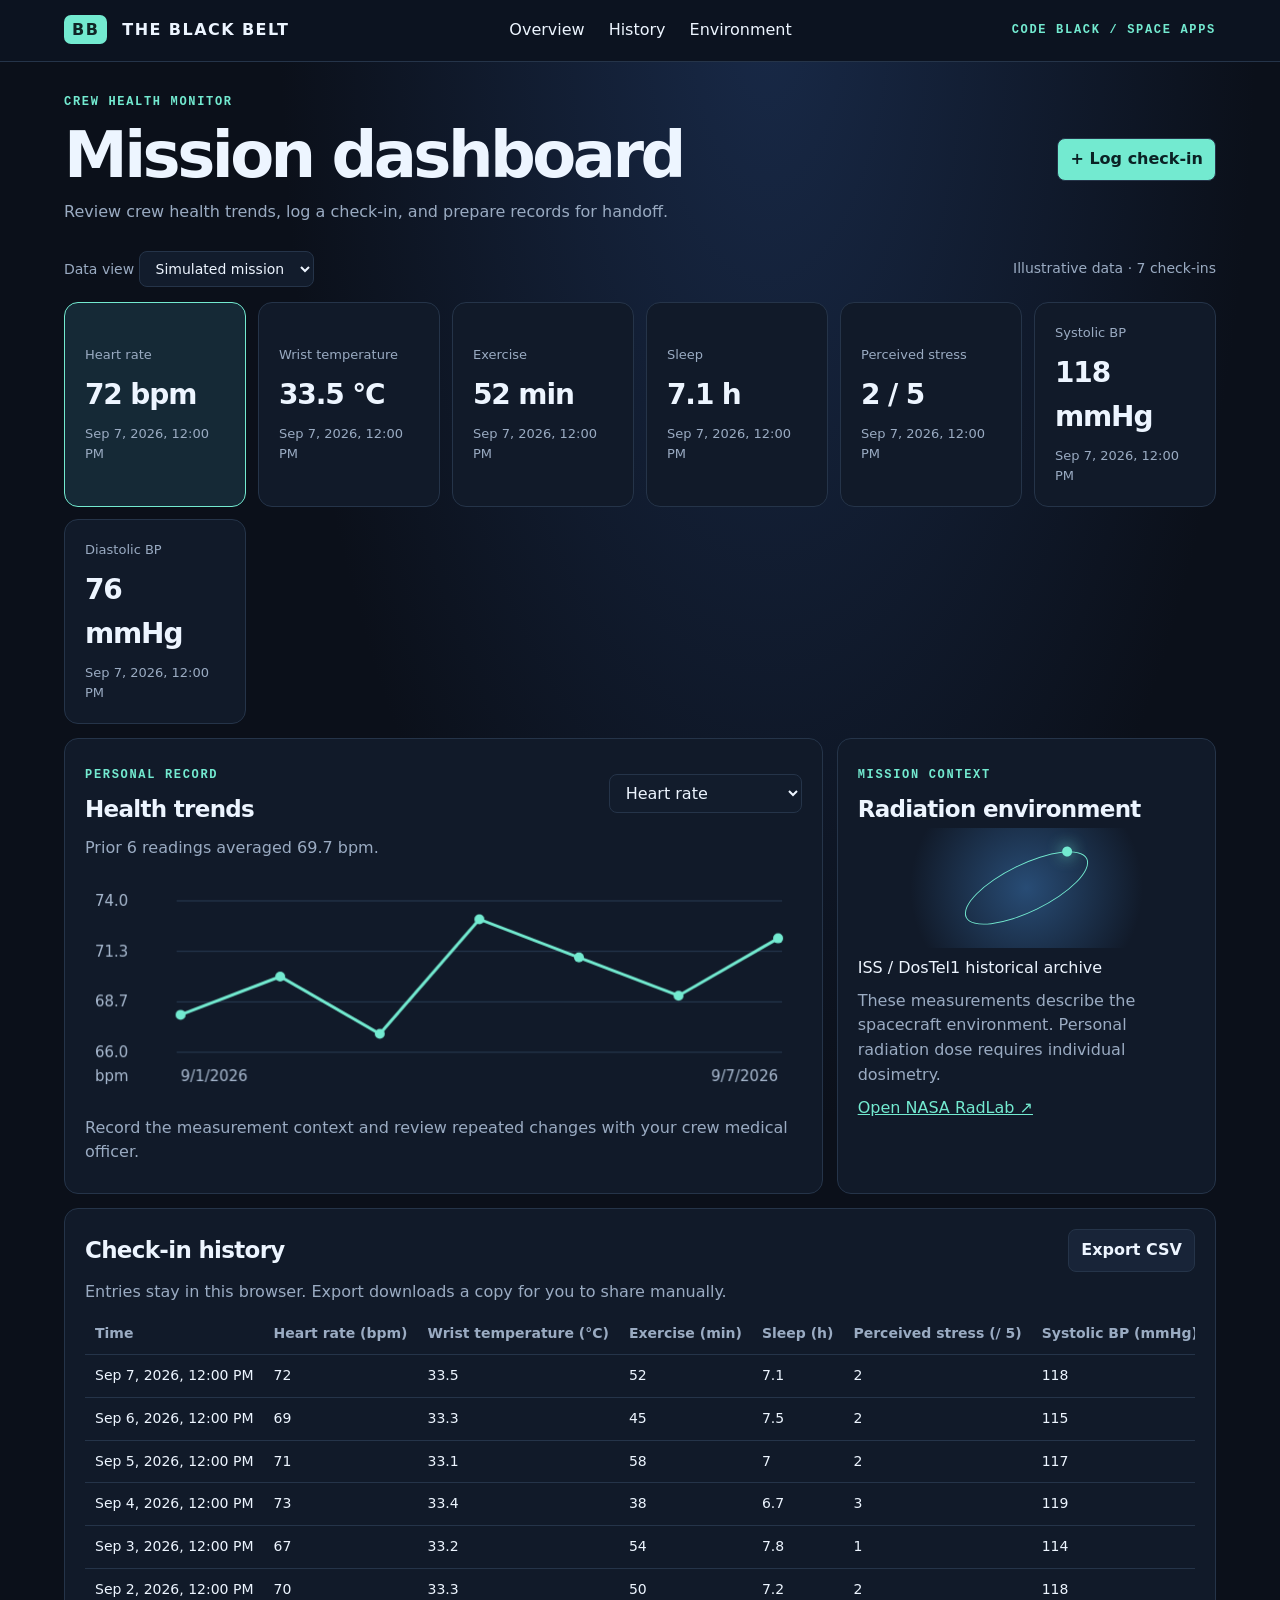
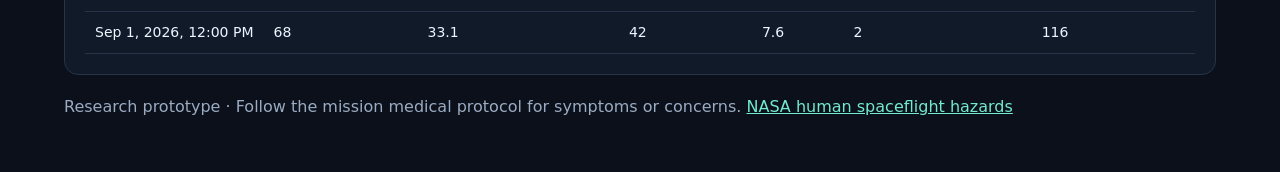
<file: index.html>
<!doctype html>
<html lang="en">
  <head>
    <meta charset="utf-8">
    <meta name="viewport" content="width=device-width, initial-scale=1">
    <title>The Black Belt · Crew Health</title>
    <link rel="stylesheet" href="style.css">
    <script defer src="app.js"></script>
  </head>

  <body>
    <header>
      <a class="brand" href="#overview"><span>BB</span> THE BLACK BELT</a>

      <nav aria-label="Dashboard">
        <a href="#overview">Overview</a>
        <a href="#history">History</a>
        <a href="#environment">Environment</a>
      </nav>

      <small>CODE BLACK / SPACE APPS</small>
    </header>

    <main id="overview">
      <section class="hero">
        <div>
          <p class="eyebrow">CREW HEALTH MONITOR</p>
          <h1>Mission dashboard</h1>
          <p>Review crew health trends, log a check-in, and prepare records for handoff.</p>
        </div>
        <button id="open">+ Log check-in</button>
      </section>

      <div class="toolbar">
        <div>
          <label for="mode">Data view</label>
          <select id="mode">
            <option value="demo">Simulated mission</option>
            <option value="local">My check-ins</option>
          </select>
        </div>
        <span id="status" role="status"></span>
      </div>

      <section class="cards" id="cards" aria-label="Latest health indicators"></section>

      <div class="panels">
        <section class="panel" id="trends">
          <div class="section-head">
            <div>
              <p class="eyebrow">PERSONAL RECORD</p>
              <h2>Health trends</h2>
            </div>
            <select id="metric" aria-label="Trend metric"></select>
          </div>

          <p id="baseline"></p>
          <canvas
            id="chart"
            width="720"
            height="240"
            role="img"
            aria-label="Health trends. Exact values are in the history table."
          ></canvas>
          <p id="guidance"></p>
        </section>

        <section class="panel" id="environment">
          <p class="eyebrow">MISSION CONTEXT</p>
          <h2>Radiation environment</h2>

          <div class="orbit" aria-hidden="true"><i></i></div>

          <p>ISS / DosTel1 historical archive</p>
          <p class="muted">
            These measurements describe the spacecraft environment.
            Personal radiation dose requires individual dosimetry.
          </p>
          <a
            href="https://visualization.osdr.nasa.gov/radlab/gui/data-overview/"
            target="_blank"
            rel="noopener"
          >Open NASA RadLab ↗</a>
        </section>
      </div>

      <section id="history" class="panel">
        <div class="section-head">
          <h2>Check-in history</h2>
          <button id="export" class="secondary">Export CSV</button>
        </div>

        <p class="muted">
          Entries stay in this browser. Export downloads a copy for you to share manually.
        </p>

        <div class="table-wrap">
          <table>
            <thead>
              <tr id="columns"></tr>
            </thead>
            <tbody id="rows"></tbody>
          </table>
        </div>
      </section>

      <footer>
        Research prototype · Follow the mission medical protocol for symptoms or concerns.
        <a href="https://www.nasa.gov/hrp/hazards/">NASA human spaceflight hazards</a>
      </footer>
    </main>

    <dialog id="dialog">
      <form id="entry">
        <div class="section-head">
          <h2>Log check-in</h2>
          <button type="button" class="secondary" id="cancel">Close</button>
        </div>

        <p>Enter any available readings. Blood pressure can be logged from a validated cuff.</p>
        <div id="fields" class="fields"></div>
        <p id="error" role="alert"></p>
        <button type="submit">Save locally</button>
      </form>
    </dialog>
  </body>
</html>
</file>
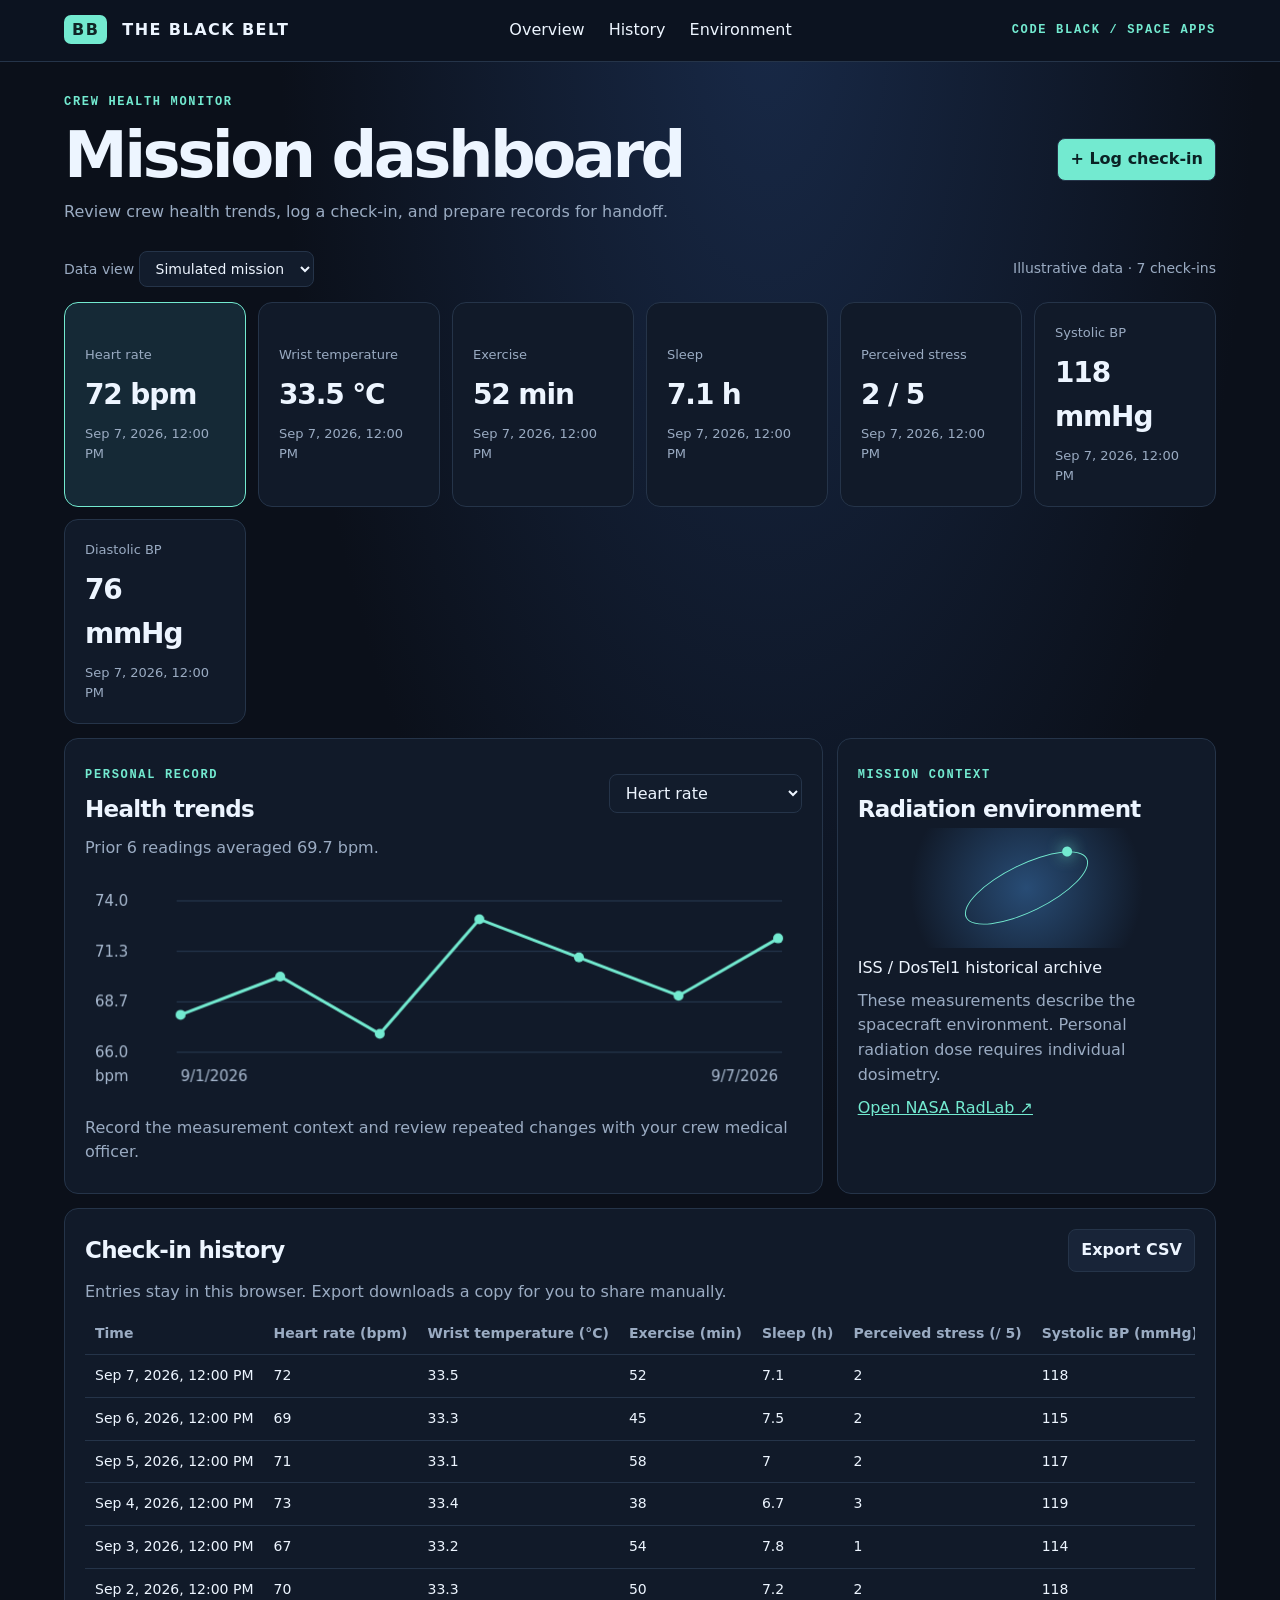
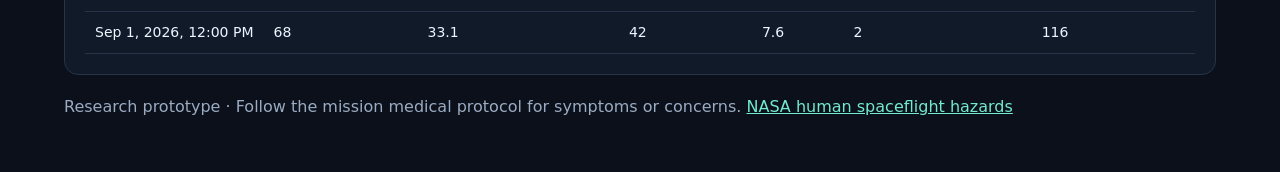
<file: The-Black-Belt/index.html>
<!doctype html>
<html lang="en"><head><meta charset="utf-8"><meta name="viewport" content="width=device-width, initial-scale=1"><title>The Black Belt · Crew Health</title><link rel="stylesheet" href="style.css"><script defer src="app.js"></script></head>
<body><header><a class="brand" href="#overview"><span>BB</span> THE BLACK BELT</a><nav aria-label="Dashboard"><a href="#overview">Overview</a><a href="#history">History</a><a href="#environment">Environment</a></nav><small>CODE BLACK / SPACE APPS</small></header>
<main id="overview"><section class="hero"><div><p class="eyebrow">CREW HEALTH MONITOR</p><h1>Mission dashboard</h1><p>Review crew health trends, log a check-in, and prepare records for handoff.</p></div><button id="open">+ Log check-in</button></section>
<div class="toolbar"><div><label for="mode">Data view</label> <select id="mode"><option value="demo">Simulated mission</option><option value="local">My check-ins</option></select></div><span id="status" role="status"></span></div>
<section class="cards" id="cards" aria-label="Latest health indicators"></section>
<div class="panels"><section class="panel" id="trends"><div class="section-head"><div><p class="eyebrow">PERSONAL RECORD</p><h2>Health trends</h2></div><select id="metric" aria-label="Trend metric"></select></div><p id="baseline"></p><canvas id="chart" width="720" height="240" role="img" aria-label="Health trends. Exact values are in the history table."></canvas><p id="guidance"></p></section>
<section class="panel" id="environment"><p class="eyebrow">MISSION CONTEXT</p><h2>Radiation environment</h2><div class="orbit" aria-hidden="true"><i></i></div><p>ISS / DosTel1 historical archive</p><p class="muted">These measurements describe the spacecraft environment. Personal radiation dose requires individual dosimetry.</p><a href="https://visualization.osdr.nasa.gov/radlab/gui/data-overview/" target="_blank" rel="noopener">Open NASA RadLab ↗</a></section></div>
<section id="history" class="panel"><div class="section-head"><h2>Check-in history</h2><button id="export" class="secondary">Export CSV</button></div><p class="muted">Entries stay in this browser. Export downloads a copy for you to share manually.</p><div class="table-wrap"><table><thead><tr id="columns"></tr></thead><tbody id="rows"></tbody></table></div></section>
<footer>Research prototype · Follow the mission medical protocol for symptoms or concerns. <a href="https://www.nasa.gov/hrp/hazards/">NASA human spaceflight hazards</a></footer></main>
<dialog id="dialog"><form id="entry"><div class="section-head"><h2>Log check-in</h2><button type="button" class="secondary" id="cancel">Close</button></div><p>Enter any available readings. Blood pressure can be logged from a validated cuff.</p><div id="fields" class="fields"></div><p id="error" role="alert"></p><button>Save locally</button></form></dialog></body></html>
</file>
<file: style.css>
:root {
  color-scheme: dark;
  --bg: #0b101a;
  --panel: #111a29;
  --line: #253449;
  --text: #edf5ff;
  --muted: #9aabc2;
  --mint: #73ead0;
}

* {
  box-sizing: border-box;
}

body {
  margin: 0;
  background: radial-gradient(ellipse at 60% 0, #182947 0, transparent 45%), var(--bg);
  color: var(--text);
  font: 16px/1.55 'Inter', system-ui, sans-serif;
}

header {
  display: flex;
  align-items: center;
  justify-content: space-between;
  gap: 20px;
  padding: 18px max(5vw, 20px);
  border-bottom: 1px solid var(--line);
  background: #0c1320;
}

nav {
  display: flex;
  gap: 24px;
}

a {
  color: var(--mint);
}

nav a,
.brand {
  text-decoration: none;
  color: var(--text);
}

.brand {
  font-weight: 800;
  letter-spacing: .09em;
}

.brand span {
  background: var(--mint);
  color: #102526;
  border-radius: 7px;
  padding: 5px 8px;
  margin-right: 8px;
}

small,
.eyebrow {
  font: 700 12px/1.4 ui-monospace, monospace;
  letter-spacing: .14em;
  color: var(--mint);
}

main {
  max-width: 1330px;
  margin: auto;
  padding: 32px 5vw;
}

.hero,
.toolbar,
.section-head {
  display: flex;
  justify-content: space-between;
  align-items: center;
  gap: 14px;
  flex-wrap: wrap;
}

h1,
h2,
p {
  margin: 0;
}

h1 {
  font-size: clamp(36px, 6vw, 64px);
  letter-spacing: -.055em;
  line-height: 1.15;
  margin: 8px 0;
}

h2 {
  font-size: 23px;
  letter-spacing: -.03em;
}

.hero p:not(.eyebrow),
.muted,
#baseline,
#guidance,
footer {
  color: var(--muted);
}

.toolbar {
  margin: 26px 0 15px;
  font-size: 14px;
  color: var(--muted);
}

button,
select,
input {
  font: inherit;
  border: 1px solid var(--line);
  border-radius: 8px;
  padding: 8px 12px;
  color: var(--text);
  background: #121c2c;
}

button {
  background: var(--mint);
  color: #0b2225;
  font-weight: 750;
  cursor: pointer;
}

.secondary {
  background: #182438;
  color: var(--text);
}

button:disabled {
  opacity: .5;
  cursor: default;
}

.cards {
  display: grid;
  grid-template-columns: repeat(auto-fit, minmax(165px, 1fr));
  gap: 12px;
}

.card,
.panel {
  background: var(--panel);
  border: 1px solid var(--line);
  border-radius: 14px;
  padding: 20px;
}

.card {
  cursor: pointer;
  text-align: left;
  color: var(--text);
  font-weight: 400;
}

.card[aria-pressed="true"] {
  border-color: var(--mint);
  background: #152936;
}

.card span {
  display: block;
  color: var(--muted);
  font-size: 13px;
}

.card strong {
  display: block;
  margin: 8px 0;
  font-size: 28px;
  letter-spacing: -.04em;
}

.panels {
  display: grid;
  grid-template-columns: 2fr 1fr;
  gap: 14px;
  margin: 14px 0;
}

.panel p {
  margin: 8px 0;
}

.orbit {
  height: 120px;
  display: grid;
  place-items: center;
  overflow: hidden;
  background: radial-gradient(circle, #284c75, transparent 65%);
}

.orbit i {
  width: 135px;
  height: 48px;
  border: 1px solid var(--mint);
  border-radius: 50%;
  transform: rotate(-26deg);
  position: relative;
}

.orbit i::after {
  content: '';
  position: absolute;
  right: 9px;
  top: 3px;
  width: 10px;
  height: 10px;
  border-radius: 50%;
  background: var(--mint);
  box-shadow: 0 0 15px var(--mint);
}

canvas {
  width: 100%;
  height: auto;
  display: block;
}

.table-wrap {
  overflow: auto;
}

table {
  width: 100%;
  border-collapse: collapse;
  white-space: nowrap;
  text-align: left;
}

th,
td {
  border-bottom: 1px solid var(--line);
  padding: 10px;
  font-size: 14px;
}

th {
  color: var(--muted);
}

footer {
  padding: 20px 0;
}

dialog {
  width: min(590px, 94vw);
  border: 1px solid var(--line);
  border-radius: 16px;
  background: var(--panel);
  color: var(--text);
  padding: 22px;
}

dialog::backdrop {
  background: #060b14bd;
}

.fields {
  display: grid;
  grid-template-columns: repeat(2, minmax(0, 1fr));
  gap: 10px;
  margin: 16px 0;
}

.fields label {
  font-size: 14px;
}

.fields input {
  width: 100%;
  display: block;
}

#error {
  color: #ffaba4;
  margin: 8px 0;
}

@media (max-width: 730px) {
  header {
    flex-wrap: wrap;
  }

  header small {
    display: none;
  }

  .panels {
    grid-template-columns: 1fr;
  }

  .card,
  .panel {
    padding: 14px;
  }
}
</file>
<file: The-Black-Belt/style.css>
:root {
  color-scheme: dark;
  --bg: #0b101a;
  --panel: #111a29;
  --line: #253449;
  --text: #edf5ff;
  --muted: #9aabc2;
  --mint: #73ead0;
}

* {
  box-sizing: border-box;
}

body {
  margin: 0;
  background: radial-gradient(ellipse at 60% 0,#182947 0,transparent 45%),var(--bg);
  color: var(--text);
  font: 16px/1.55 'Inter',system-ui,sans-serif;
}

header {
  display: flex;
  align-items: center;
  justify-content: space-between;
  gap: 20px;
  padding: 18px max(5vw,20px);
  border-bottom: 1px solid var(--line);
  background: #0c1320;
}

nav {
  display: flex;
  gap: 24px;
}

a {
  color: var(--mint);
}

nav a,.brand {
  text-decoration: none;
  color: var(--text);
}

.brand {
  font-weight: 800;
  letter-spacing: .09em;
}

.brand span {
  background: var(--mint);
  color: #102526;
  border-radius: 7px;
  padding: 5px 8px;
  margin-right: 8px;
}

small,.eyebrow {
  font: 700 12px/1.4 ui-monospace,monospace;
  letter-spacing: .14em;
  color: var(--mint);
}

main {
  max-width: 1330px;
  margin: auto;
  padding: 32px 5vw;
}

.hero,.toolbar,.section-head {
  display: flex;
  justify-content: space-between;
  align-items: center;
  gap: 14px;
  flex-wrap: wrap;
}

h1,h2,p {
  margin: 0;
}

h1 {
  font-size: clamp(36px,6vw,64px);
  letter-spacing: -.055em;
  line-height: 1.15;
  margin: 8px 0;
}

h2 {
  font-size: 23px;
  letter-spacing: -.03em;
}

.hero p:not(.eyebrow),.muted,#baseline,#guidance,footer {
  color: var(--muted);
}

.toolbar {
  margin: 26px 0 15px;
  font-size: 14px;
  color: var(--muted);
}

button,select,input {
  font: inherit;
  border: 1px solid var(--line);
  border-radius: 8px;
  padding: 8px 12px;
  color: var(--text);
  background: #121c2c;
}

button {
  background: var(--mint);
  color: #0b2225;
  font-weight: 750;
  cursor: pointer;
}

.secondary {
  background: #182438;
  color: var(--text);
}

button:disabled {
  opacity: .5;
  cursor: default;
}

.cards {
  display: grid;
  grid-template-columns: repeat(auto-fit,minmax(165px,1fr));
  gap: 12px;
}

.card,.panel {
  background: var(--panel);
  border: 1px solid var(--line);
  border-radius: 14px;
  padding: 20px;
}

.card {
  cursor: pointer;
  text-align: left;
  color: var(--text);
  font-weight: 400;
}

.card[aria-pressed=true] {
  border-color: var(--mint);
  background: #152936;
}

.card span {
  display: block;
  color: var(--muted);
  font-size: 13px;
}

.card strong {
  display: block;
  margin: 8px 0;
  font-size: 28px;
  letter-spacing: -.04em;
}

.panels {
  display: grid;
  grid-template-columns: 2fr 1fr;
  gap: 14px;
  margin: 14px 0;
}

.panel p {
  margin: 8px 0;
}

.orbit {
  height: 120px;
  display: grid;
  place-items: center;
  overflow: hidden;
  background: radial-gradient(circle,#284c75,transparent 65%);
}

.orbit i {
  width: 135px;
  height: 48px;
  border: 1px solid var(--mint);
  border-radius: 50%;
  transform: rotate(-26deg);
  position: relative;
}

.orbit i:after {
  content: '';
  position: absolute;
  right: 9px;
  top: 3px;
  width: 10px;
  height: 10px;
  border-radius: 50%;
  background: var(--mint);
  box-shadow: 0 0 15px var(--mint);
}

canvas {
  width: 100%;
  height: auto;
  display: block;
}

.table-wrap {
  overflow: auto;
}

table {
  width: 100%;
  border-collapse: collapse;
  white-space: nowrap;
  text-align: left;
}

th,td {
  border-bottom: 1px solid var(--line);
  padding: 10px;
  font-size: 14px;
}

th {
  color: var(--muted);
}

footer {
  padding: 20px 0;
}

dialog {
  width: min(590px,94vw);
  border: 1px solid var(--line);
  border-radius: 16px;
  background: var(--panel);
  color: var(--text);
  padding: 22px;
}

dialog::backdrop {
  background: #060b14bd;
}

.fields {
  display: grid;
  grid-template-columns: repeat(2,minmax(0,1fr));
  gap: 10px;
  margin: 16px 0;
}

.fields label {
  font-size: 14px;
}

.fields input {
  width: 100%;
  display: block;
}

#error {
  color: #ffaba4;
  margin: 8px 0;
}

@media(max-width:730px) {
  header {
    flex-wrap: wrap;
  }

  header small {
    display: none;
  }

  .panels {
    grid-template-columns: 1fr;
  }

  .card,.panel {
    padding: 14px;
  }

}
</file>
